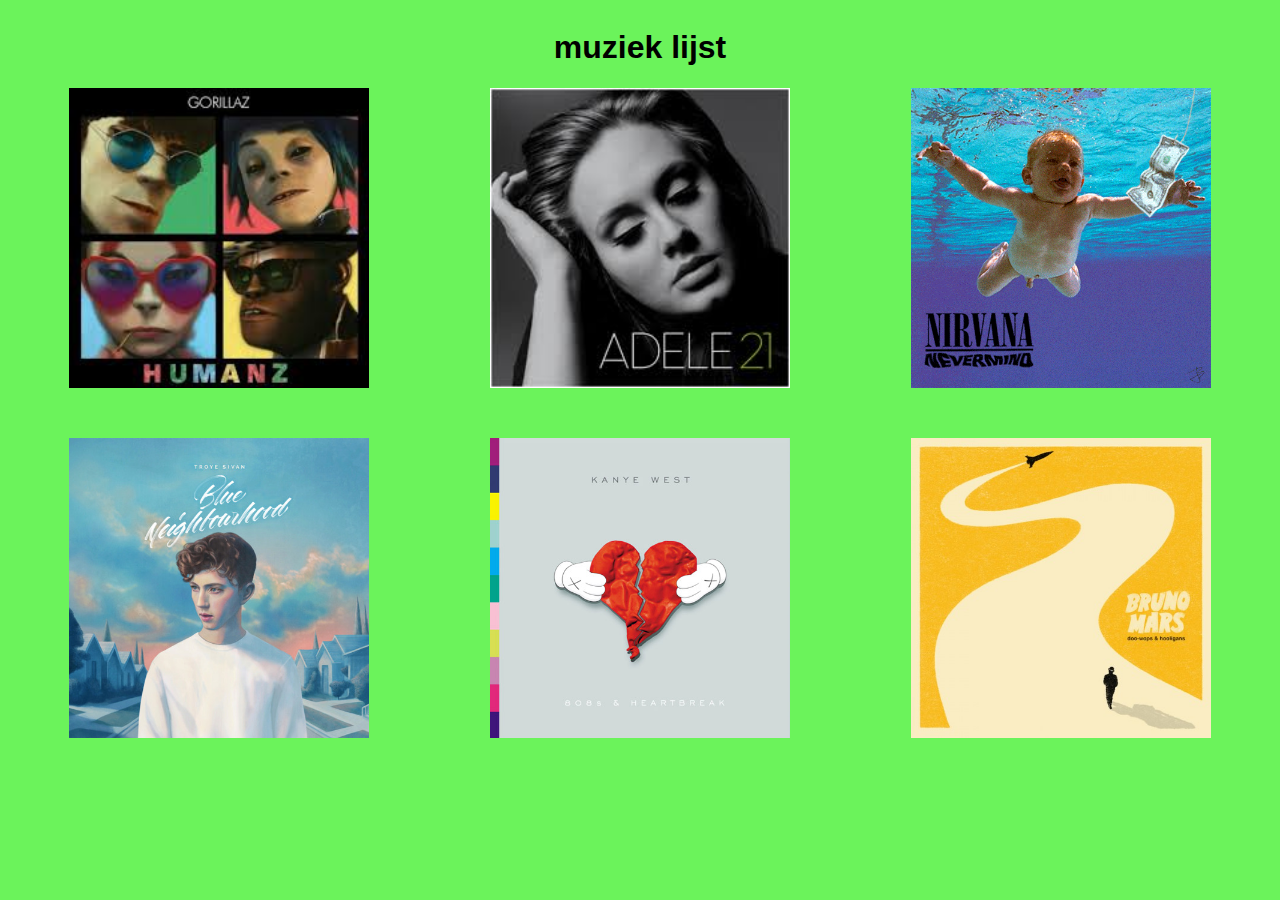
<file: Albumcovers/index.html>
<!DOCTYPE html>
<html>
  <head>
    <meta charset="utf-8">
    <title>Album covers</title>
    <meta name="viewport" content="width=device-width, initial-scale=1.0">
    <link rel="stylesheet" href="style.css">
  </head>
  <body>
    <h1 class="titel">muziek lijst</h1>
    <section class="cover">
      <img  class="coverAfb" src="humanz.jpg" alt="humanz">
      <article class="article">
        <h3>Gorillaz</h3>
        <h3>Humanz</h3>
        <ol>
          <li>Ascension</li>
          <li>Strobelite</li>
          <li>Saturnz Barz</li>
          <li>We Got the Power</li>
          <li>Andromeda</li>
          <li>Let Me Out</li>
          <li>The Apprentice</li>
          <li>Garage Palace</li>
        </ol>
      </article>
    </section>

    <section class="cover">
      <img class="coverAfb"src="adele.jpg" alt="adele21">
      <article class="article">
        <h3>Adele</h3>
        <h3>21</h3>
        <ol>
          <li>Rolling in the Deep</li>
          <li>Someone like You</li>
          <li>Set Fire to the Rain</li>
          <li>Rumour has It</li>
          <li>Turning Tables</li>
        </ol>
      </article>
    </section>

    <section class="cover">
      <img class="coverAfb" src="nirvana.gif" alt="nirvana">
      <article class="article">
        <h3>Nirvana</h3>
        <h3>Nevermind</h3>
        <ol>
          <li>Smells like Teen Spirit</li>
          <li>Come as You are</li>
          <li>Lithium</li>
          <li>In Bloom</li>
        </ol>
      </article>
    </section>

    <section class="cover">
      <img class="coverAfb"src="troye.jpg" alt="troye">
      <article class="article">
        <h3>Troye Sivan</h3>
        <h3>Blue Neighbourhood</h3>
        <ol>
          <li>Youth</li>
          <li>Talk Me Down</li>
          <li>Wild (Remix)</li>
          <li>Heaven</li>
        </ol>
      </article>
    </section>

    <section class="cover">
      <img class="coverAfb"src="kanye.jpg" alt="kanye west">
      <article class="article">
        <h3>Kanye West</h3>
        <h3>808s & Heartbreak</h3>
        <ol>
          <li>Love Lockdown</li>
          <li>Heartless</li>
          <li>Amazing</li>
          <li>Paranoid</li>
        </ol>
      </article>
    </section>

    <section class="cover">
      <img class="coverAfb"src="bruno.jpg" alt="bruno mars">
      <article class="article">
        <h3>Bruno Mars</h3>
        <h3>Doo-Wops & Hooligans</h3>
        <ol>
          <li>Just the Way You Are</li>
          <li>Grenade</li>
          <li>The Lazy Song</li>
          <li>Talking to the Moon</li>
          <li>Marry You</li>
          <li>Count On Me</li>
        </ol>
      </article>
    </section>
  </body>
</html>
</file>
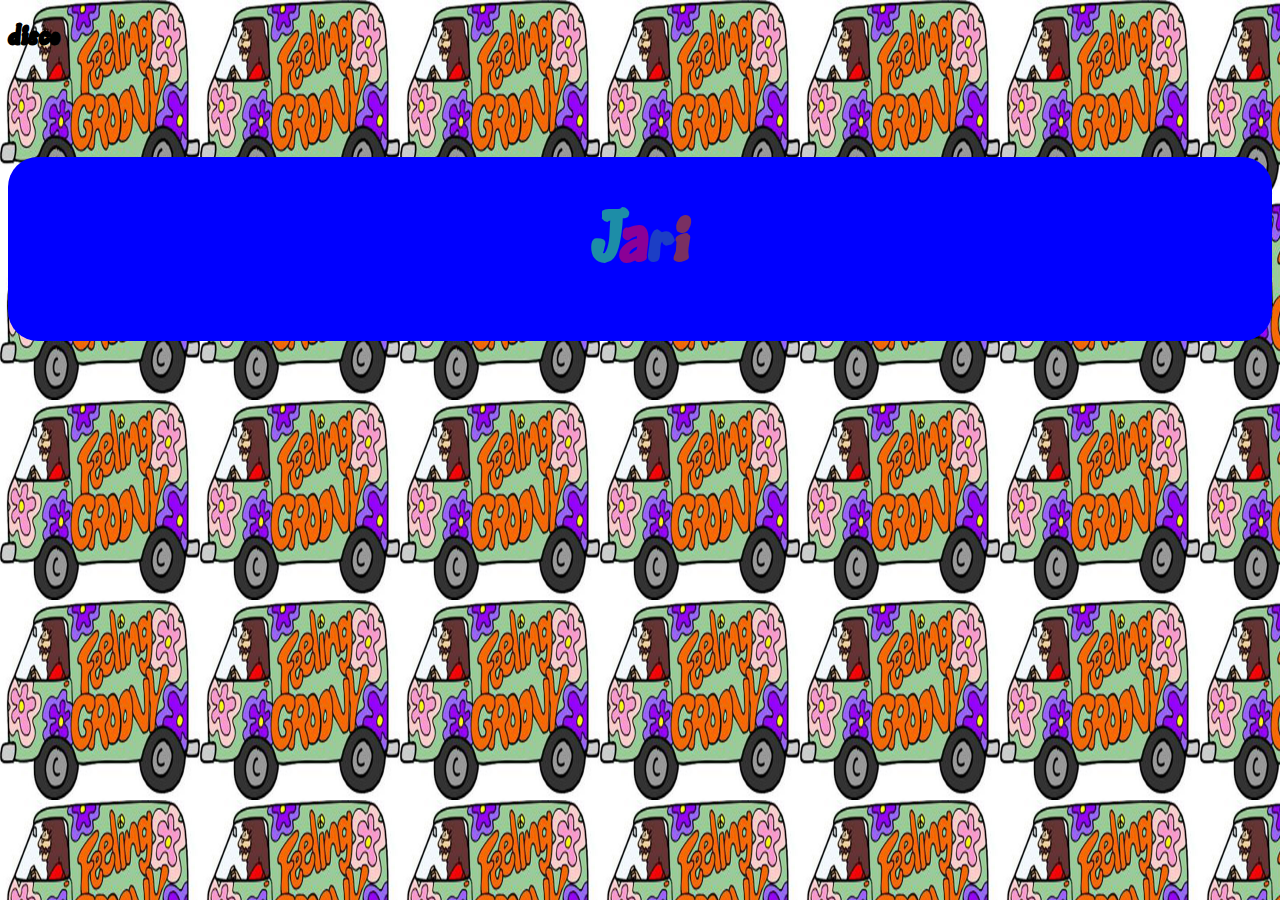
<file: Discoletters/index.html>
<!DOCTYPE html>
<html>
  <head>
    <meta charset="utf-8">
    <title>Opdracht9d</title>
    <meta name="viewport" content="width=device-width, initial-scale=1">
    <link rel="stylesheet" href="style.css">
    <script src="script.js"></script>
  </head>
  <body>
    <h1>disco</h1>
    <div id="myName"></div>
  </body>
</html>
</file>
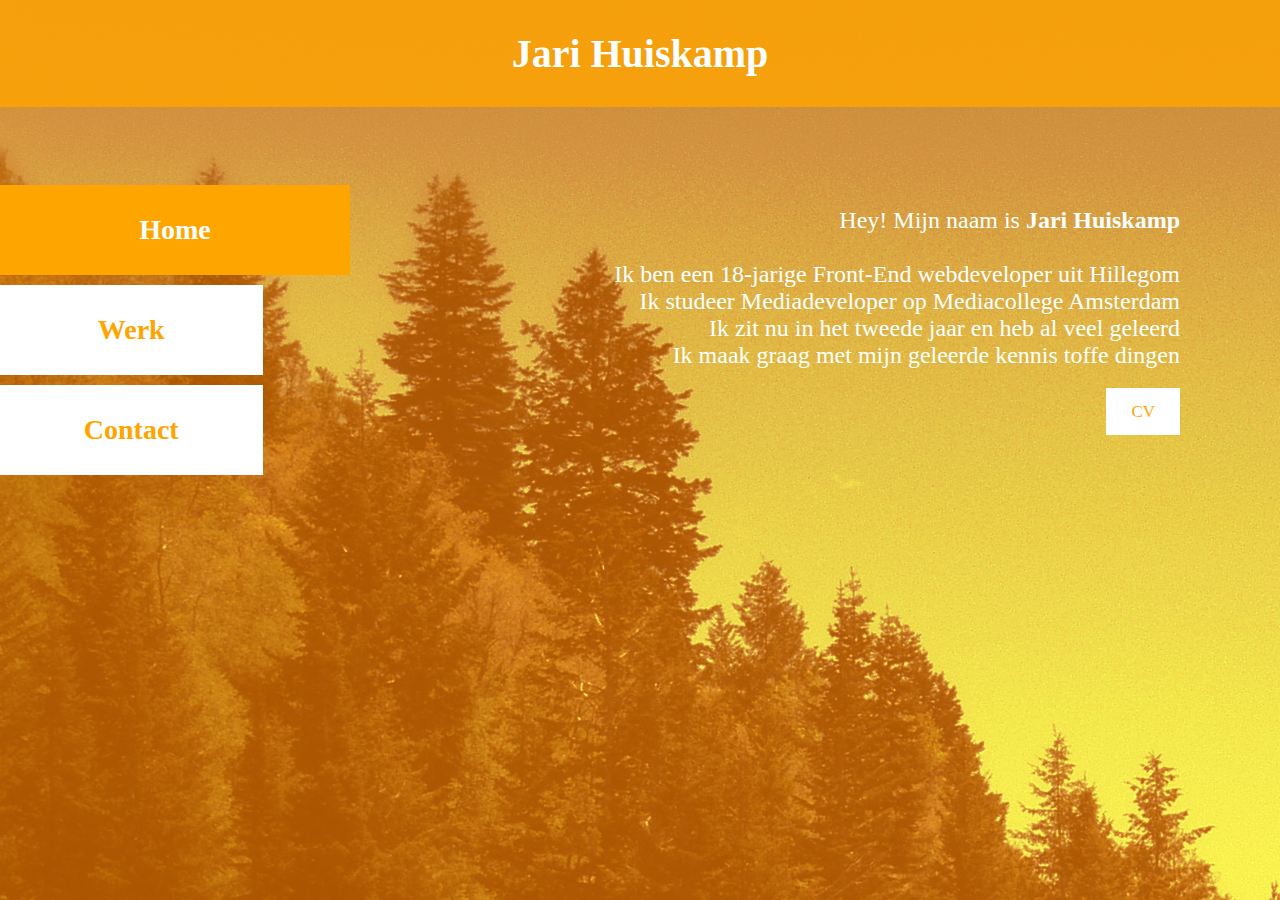
<file: portfolio/index.html>
<!DOCTYPE html>
<html lang="en" dir="ltr">
  <head>
    <meta charset="utf-8">
    <link rel="stylesheet" href="style.css">
    <title>Jari Huiskamp</title>
  </head>
  <body>

    <div class="nav">
      <a class="activeNav" href="#">Home</a>
      <a class="nonActiveNav" href="work.html">Werk</a>
      <a class="nonActiveNav" href="contact.html">Contact</a>
    </div>

    <h1 class="titleh1">Jari Huiskamp</h1>
    <div class="content">
      <p>Hey! Mijn naam is <b>Jari Huiskamp</b></p><br>
      <p>Ik ben een 18-jarige Front-End webdeveloper uit Hillegom</p>
      <p>Ik studeer Mediadeveloper op Mediacollege Amsterdam</p>
      <p>Ik zit nu in het tweede jaar en heb al veel geleerd</p>
      <p>Ik maak graag met mijn geleerde kennis toffe dingen</p>
      <br>
      <a class="contactLinkCV" href="  http://25123.hosts1.ma-cloud.nl/bewijzenmap/portfolio/cv/preview.html" target="_blank">CV</a>
    </div>

  </body>
</html>
</file>
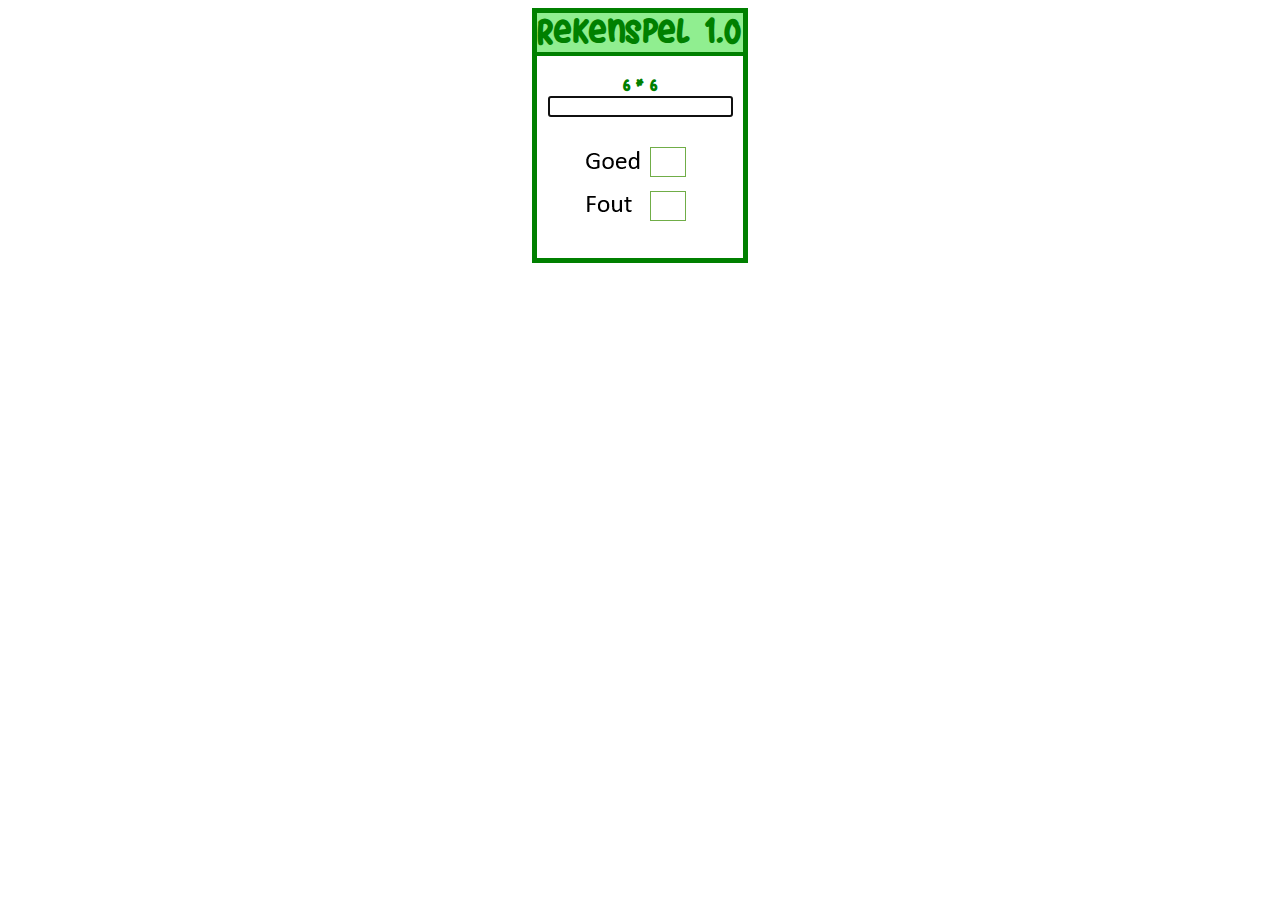
<file: Rekenspel/index.html>
<!DOCTYPE html>
<html>
  <head>
    <meta charset="utf-8">
    <title>Rekenspel 1.0</title>
    <link rel="stylesheet" href="style.css">
  </head>
  <body>
    <div id="wrapper">
      <div id="head">Rekenspel 1.0</div>
      <br>
      <div id="myAssignment">Hier komt de opgave</div>
        <input type="text" id="myAnswer" autofocus>
        <br>
        <img src="img/feedback.png" id="feedback">
    </div>
    <script src="script.js"></script>
  </body>
</html>
</file>
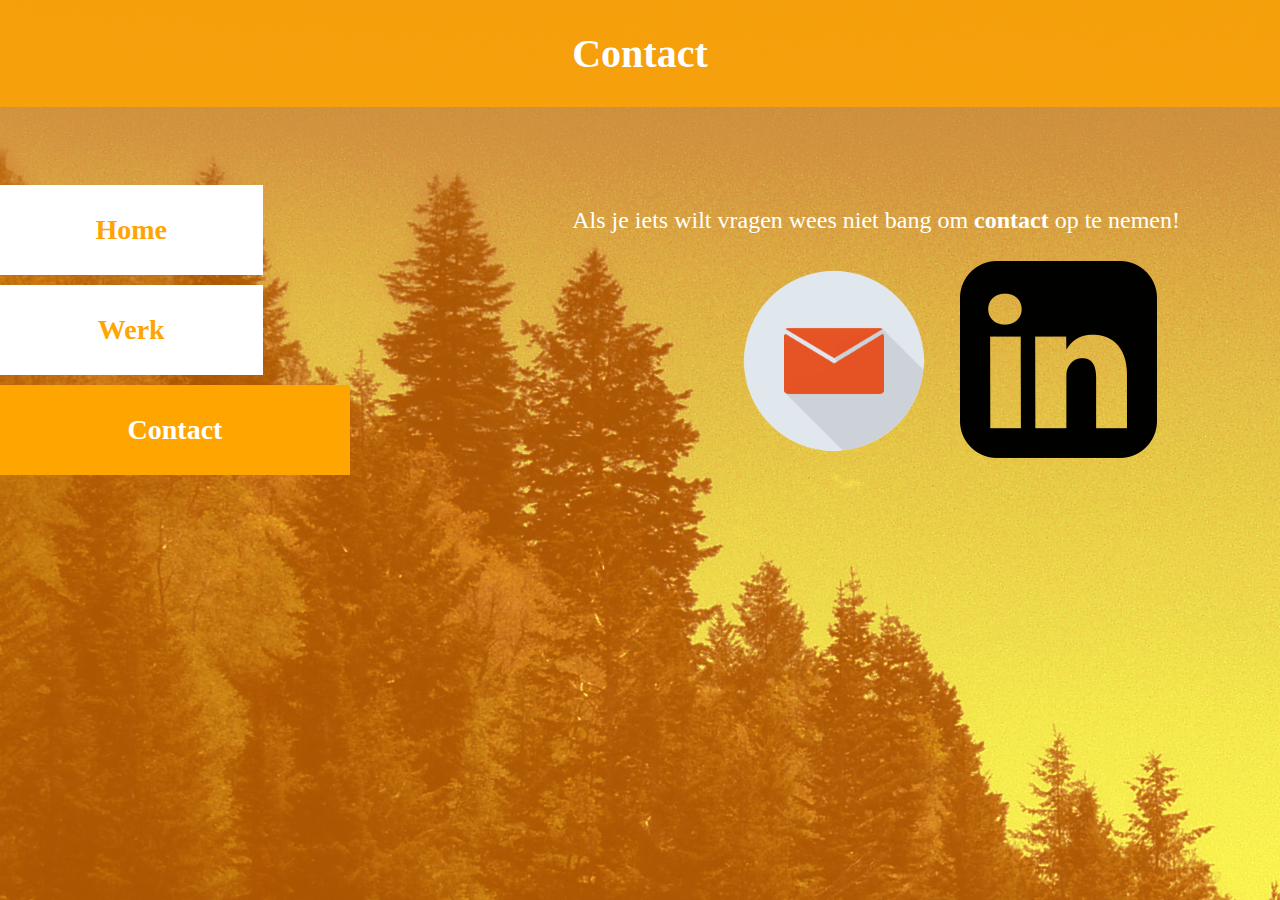
<file: portfolio/contact.html>
<!DOCTYPE html>
<html lang="en" dir="ltr">
  <head>
    <meta charset="utf-8">
    <link rel="stylesheet" href="style.css">
    <link rel="stylesheet" href="https://use.fontawesome.com/releases/v5.5.0/css/all.css" integrity="sha384-B4dIYHKNBt8Bc12p+WXckhzcICo0wtJAoU8YZTY5qE0Id1GSseTk6S+L3BlXeVIU" crossorigin="anonymous">
    <title>Contact</title>
  </head>
  <body>

    <div class="nav">
      <a class="nonActiveNav" href="index.html">Home</a>
      <a class="nonActiveNav" href="work.html">Werk</a>
      <a class="activeNav" href="#">Contact</a>
    </div>

    <h1 class="titleh1">Contact</h1>
    <div class="content">
      <p>Als je iets wilt vragen wees niet bang om <b>contact</b> op te nemen!</p>
      <br>
      <a href="mailto:jdahuiskamp@hotmail.com&subject=MAIL"> <img class="contactImg" src="images/mailicon.png" alt="mail"></a>
      <a href="https://www.linkedin.com/in/jari-huiskamp-1aa59b165/" target="_blank"> <img class="contactImg" src="images/linkedin.png" alt="linkedin"></a>
    </div>

  </body>
</html>
</file>
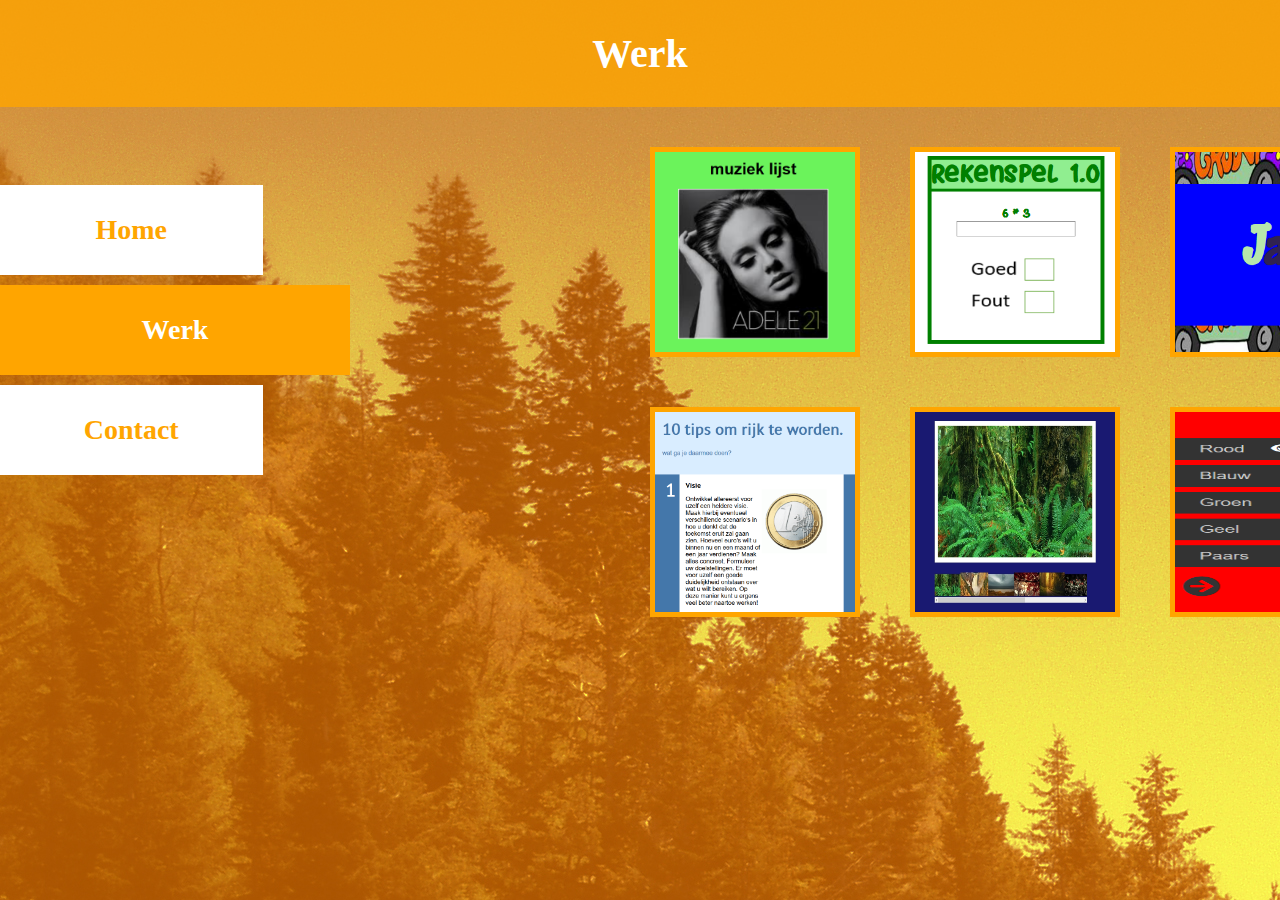
<file: portfolio/work.html>
<!DOCTYPE html>
<html lang="en" dir="ltr">
  <head>
    <meta charset="utf-8">
    <link rel="stylesheet" href="style.css">
    <title>Mijn werk</title>
  </head>
  <body>

    <div class="nav">
      <a class="nonActiveNav" href="index.html">Home</a>
      <a class="activeNav" href="#">Werk</a>
      <a class="nonActiveNav" href="contact.html">Contact</a>
    </div>

    <h1 class="titleh1">Werk</h1>
    <div class="contentWork">
      <div class="imageWork">
          <img src="images/albumcovers.png" alt="Album covers" class="mdImage">
          <img src="images/rekenspel.png" alt="Rekenspel" class="mdImage">
          <img src="images/disco.png" alt="Discoletters" class="mdImage">
          <img src="images/tips.png" alt="tipsmetgrid" class="mdImage">
          <img src="images/imgslide.jpg" alt="imageslide" class="mdImage">
          <img src="images/smoothscroll.png" alt="github" class="mdImage">
      </div>
    </div>

<div class="modal">
  <div id="modal__content">
    <div class="closeModal">&times;</div>
    <div class="modalContent">
      <h2>Album covers</h2>
      <h3>Gemaakt met: HTML en CSS</h3>
      <div class="ModalTekst">
        <p>Een webpagina waarop verschillende albumscovers staan, je kunt hierover heen scrollen
        voor een hover effect met animatie waarbij je nummers ziet die in het album zitten. Dit heb ik gemaakt op school in periode 2,1.</p>
        <a href="http://25123.hosts1.ma-cloud.nl/bewijzenmap/periode2.1/fro/bem/index.html" target="-_blank"><img src="images/linkIcon.png" alt="link icon"></a>
        <a href="https://github.com/jarihuiskamp/Portfolio" target="-_blank"><img src="images/githubIcon.png" alt="github icon"></a>
      </div>
    </div>
  </div>
</div>

<div class="modal">
  <div id="modal__content">
    <div class="closeModal">&times;</div>
    <div class="modalContent">
      <h2>Rekenspel</h2>
      <h3>Gemaakt met: HTML en CSS en JavaScript</h3>
      <div class="ModalTekst">
        <p>Ik heb voor school in periode 1.3 een opdracht gemaakt met Javascript waarbij
           er oneindig veel vragen komen en waarbij je kan zien en horen of je het goed of fout hebt.</p>
        <a href="http://25123.hosts.ma-cloud.nl/bewijzenmap/periode1.3/fro/opdracht2/index.html" target="-_blank"><img src="images/linkIcon.png" alt="link icon"></a>
        <a href="https://github.com/jarihuiskamp/Portfolio" target="-_blank"><img src="images/githubIcon.png" alt="github icon"></a>
      </div>
    </div>
  </div>
</div>

<div class="modal">
  <div id="modal__content">
    <div class="closeModal">&times;</div>
    <div class="modalContent">
      <h2>Discoletters</h2>
      <h3>Gemaakt met: HTML en CSS en JavaScript</h3>
      <div class="ModalTekst">
        <p>Ik heb voor school in periode 1.3 een opdracht gemaakt met Javascript waarbij
           er oneindig veel vragen komen en waarbij je kan zien en horen of je het goed of fout hebt.</p>
        <a href="http://25123.hosts.ma-cloud.nl/bewijzenmap/periode1.3/fro/opdracht2/index.html" target="-_blank"><img src="images/linkIcon.png" alt="link icon"></a>
        <a href="https://github.com/jarihuiskamp/Portfolio" target="-_blank"><img src="images/githubIcon.png" alt="github icon"></a>
      </div>
    </div>
  </div>
</div>

<div class="modal">
  <div id="modal__content">
    <div class="closeModal">&times;</div>
    <div class="modalContent">
      <h2>grid layout met 10 tips</h2>
      <h3>Gemaakt met: HTML en CSS</h3>
      <div class="ModalTekst">
        <p>Deze opdracht heb ik in periode 1.4 gemaakt voor school.
           Ik heb met deze opdracht meer leren werken met css grids en dit moeten toepassen in een website met 10 tips over een bepaald onderwerp.</p>
        <a href="http://25123.hosts1.ma-cloud.nl/bewijzenmap/portfolio/werkOpdrachten/10tips/index.html" target="-_blank"><img src="images/linkIcon.png" alt="link icon"></a>
        <a href="https://github.com/jarihuiskamp/Portfolio" target="-_blank"><img src="images/githubIcon.png" alt="github icon"></a>
      </div>
    </div>
  </div>
</div>

<div class="modal">
  <div id="modal__content">
    <div class="closeModal">&times;</div>
    <div class="modalContent">
      <h2>Image slide</h2>
      <h3>Gemaakt met: HTML en CSS en JavaScript</h3>
      <div class="ModalTekst">
        <p>ik het dit voor school in periode 1.2 gemaakt, hier kan je vanuit meerdere kleine fotos kiezen,
          en als je er op een klikt krijg je hem vergroot te zien erboven.</p>
        <a href="http://25123.hosts1.ma-cloud.nl/bewijzenmap/portfolio/werkOpdrachten/Imageslide/index.html" target="-_blank"><img src="images/linkIcon.png" alt="link icon"></a>
        <a href="https://github.com/jarihuiskamp/Portfolio" target="-_blank"><img src="images/githubIcon.png" alt="github icon"></a>
      </div>
    </div>
  </div>
</div>

<div class="modal">
  <div id="modal__content">
    <div class="closeModal">&times;</div>
    <div class="modalContent">
      <h2>smoothscrolling</h2>
      <h3>Gemaakt met: HTML en CSS en JavaScript</h3>
      <div class="ModalTekst">
        <p>Een schoolopdracht die gemaakt is in periode 2.1 voor front-end development,
          hierbij kan je door paginas scrollen doormiddal van knoppen of de pijltjestoetsen.</p>
        <a href="http://25123.hosts1.ma-cloud.nl/bewijzenmap/periode2.1/fro/smoothscrolling/index.html" target="-_blank"><img src="images/linkIcon.png" alt="link icon"></a>
        <a href="https://github.com/jarihuiskamp/Portfolio" target="-_blank"><img src="images/githubIcon.png" alt="github icon"></a>
      </div>
    </div>
  </div>
  </div>
</div>
<script src='script.js'></script>
  </body>
</html>
</file>
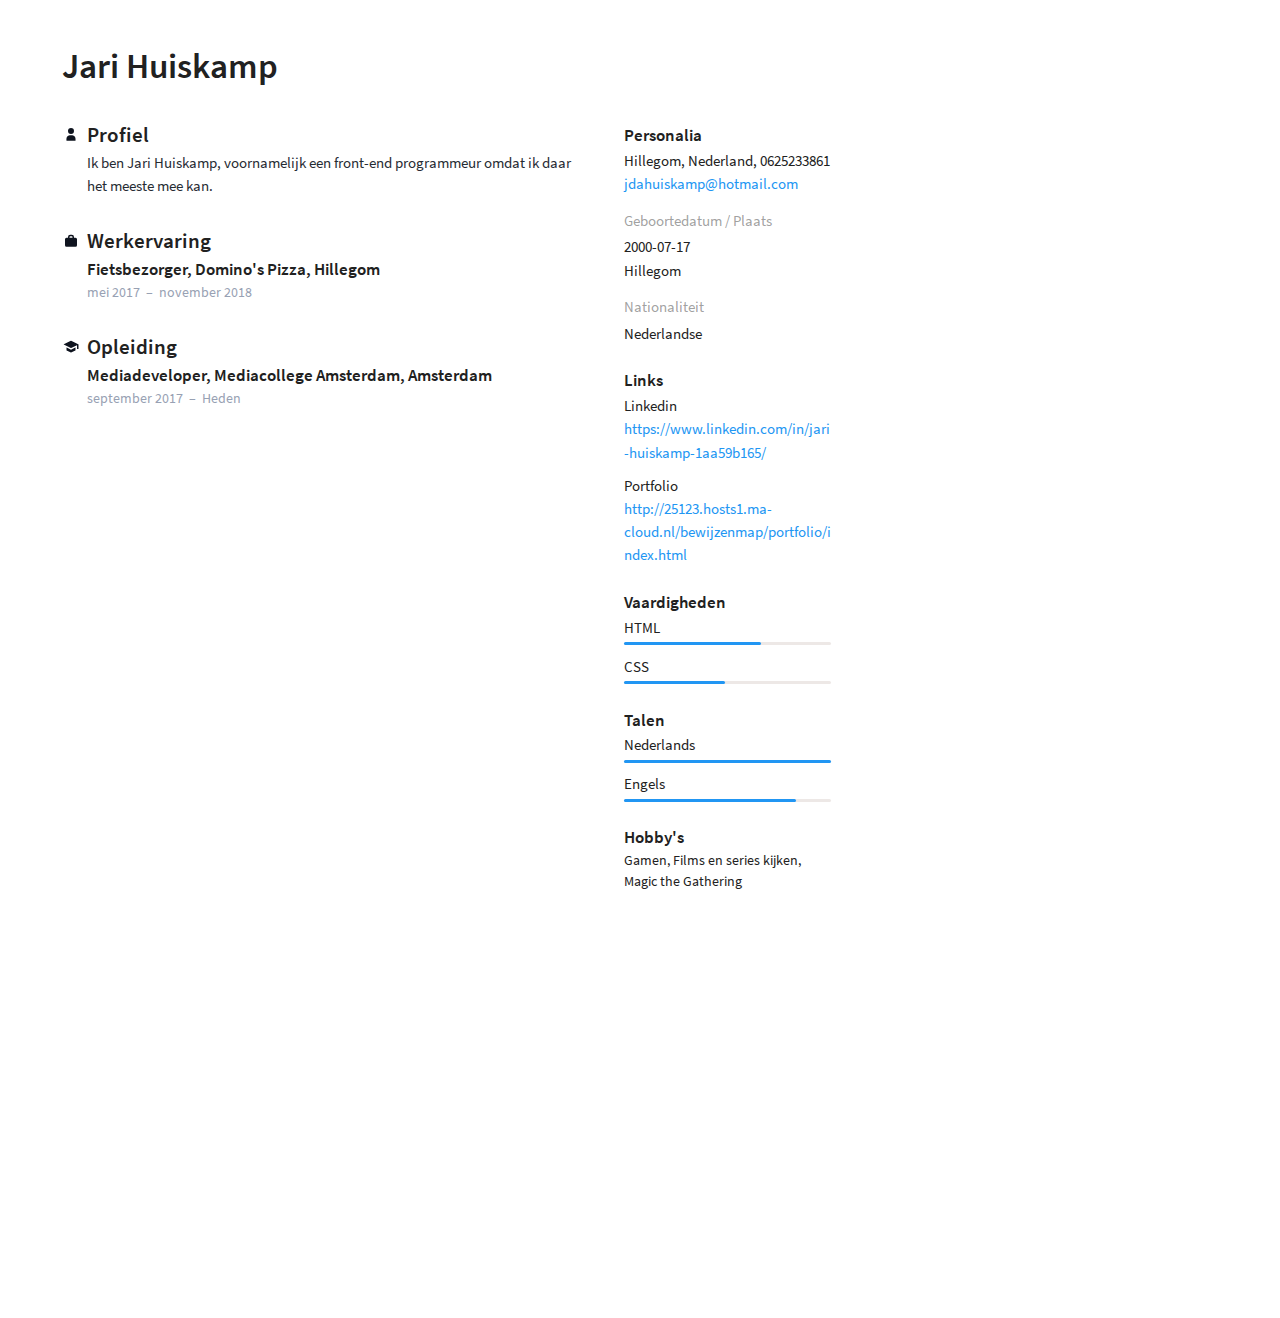
<file: portfolio/cv/preview.html>
<html><head>
<meta http-equiv="content-type" content="text/html; charset=UTF-8"><link rel="stylesheet" media="all" href="preview_files/stockholm-ecee61c5945be67b1c4c990efb4df2993829397330ff61e1af.css"><meta charset="utf-8"><meta content="noindex, nofollow" name="robots"><script src="preview_files/application-3fdbf33742026326f2c30d99df001150d4a31d14fbd7ee5cf.js"></script><style>a {  color: #2196F3;}.setting--primary-background {  background-color: #2196F3; }.setting--primary-text {  color: #2196F3; }</style></head><body class="body--preview" cz-shortcut-listen="true"><div class="preview-box"><div class="personal-container"><div class="personal"><div class="personal__info"><div class="personal__name">Jari Huiskamp</div></div></div></div><div class="container"><div class="main"><div class="section"><div class="section__title"><div class="section__icon section__icon--profile"></div>Profiel</div><div class="section__item"><div class="section__item-text"><div>Ik ben Jari Huiskamp, voornamelijk een front-end programmeur omdat ik daar het meeste mee kan.</div></div></div></div><div class="section"><div class="section__title"><div class="section__icon section__icon--work"></div>Werkervaring</div><div class="section__item" style="page-break-inside: avoid;"><div class="section__item-title">Fietsbezorger, Domino's Pizza, Hillegom</div><div class="section__item-subtitle">mei 2017&nbsp;&nbsp;–&nbsp;&nbsp;november 2018</div><div class="section__item-text"></div></div></div><div class="section"><div class="section__title"><div class="section__icon section__icon--education"></div>Opleiding</div><div class="section__item" style="page-break-inside: avoid;"><div class="section__item-title">Mediadeveloper, Mediacollege Amsterdam, Amsterdam</div><div class="section__item-subtitle">september 2017&nbsp;&nbsp;–&nbsp;&nbsp;Heden</div><div class="section__item-text"></div></div></div></div><div class="aside"><div class="aside__section"><div class="aside__title">Personalia</div><div class="aside__content"><div class="aside__paragraph"><div class="aside__text">Hillegom, Nederland, 0625233861</div><div class="aside__text aside__text--link setting--primary-text">jdahuiskamp@hotmail.com</div></div><div class="aside__paragraph"><div class="aside__label">Geboortedatum / Plaats</div><div class="aside__text">2000-07-17</div><div class="aside__text">Hillegom</div></div><div class="aside__paragraph"><div class="aside__label">Nationaliteit</div><div class="aside__text">Nederlandse</div></div></div></div><div class="aside__section"><div class="aside__title">Links</div><div class="aside__paragraph aside__paragraph--sm"><div class="aside__text">Linkedin</div><a class="aside__link setting--primary-text" href="https://www.linkedin.com/in/jari-huiskamp-1aa59b165/" target="_blank">https://www.linkedin.com/in/jari-huiskamp-1aa59b165/</a></div><div class="aside__paragraph aside__paragraph--sm"><div class="aside__text">Portfolio</div><a class="aside__link setting--primary-text" href="http://25123.hosts1.ma-cloud.nl/bewijzenmap/portfolio/index.html" target="_blank">http://25123.hosts1.ma-cloud.nl/bewijzenmap/portfolio/index.html</a></div></div><div class="aside__section"><div class="aside__title">Vaardigheden</div><div class="aside__content"><div class="aside__paragraph aside__paragraph--sm"><div class="aside__text">HTML</div><div class="progress"><div class="progress__inner setting--primary-background" style="width: 66%;"></div></div></div><div class="aside__paragraph aside__paragraph--sm"><div class="aside__text">CSS</div><div class="progress"><div class="progress__inner setting--primary-background" style="width: 49%;"></div></div></div></div></div><div class="aside__section"><div class="aside__title">Talen</div><div class="aside__content"><div class="aside__paragraph aside__paragraph--sm"><div class="aside__text">Nederlands</div><div class="progress"><div class="progress__inner setting--primary-background" style="width: 100%;"></div></div></div><div class="aside__paragraph aside__paragraph--sm"><div class="aside__text">Engels</div><div class="progress"><div class="progress__inner setting--primary-background" style="width: 83%;"></div></div></div></div></div><div class="aside__section"><div class="aside__title">Hobby's</div><div class="aside__content"><div class="aside__text">Gamen, Films en series kijken, Magic the Gathering</div></div></div></div></div></div></body></html>
</file>
<file: Albumcovers/style.css>
body {
  font-family: sans-serif;
  background-color: #6bf35b;
}

.titel {
  text-align: center;
}

.cover{
    width: 300px;
    height: 300px;
    overflow: hidden;
    margin-bottom: 50px;
}
.cover img{
    display: block;
}

.cover article{

    background-color: rgba(255,255,255,0.5);
    padding: 10px;
    width: 300px;
    height: 300px;
    box-sizing: border-box;
    transition: transform 0.5s cubic-bezier(.56,1.27,1,.91);
}

img{
    width: 300px;
}

.cover:hover article{
    transform: translateY(-300px);

}


.cover article {
  background-color: rgba(255, 255, 255, 0.7);
  padding: 1.5em ;
  box-sizing: border-box;
  width: 500px;
  height: 500px;
  transition: transform 1s;
}

/* 2 koloms layout */
@media screen and (min-width: 800px) {
  body {
    display: grid;
    grid-template-columns: 1fr 1fr;
  }
  h1 {
    grid-column: 1/3;
  }
  .cover {
    justify-self: center;
  }
}



/* 3 koloms layout */
@media screen and (min-width: 1200px) {
  body {
    grid-template-columns: 1fr 1fr 1fr;
  }
  h1 {
    grid-column: 1/4;
  }
}
</file>
<file: Discoletters/style.css>
@font-face {
  font-family: myDino;
  src: url(fonts/GLOO-GUN.TTF);
}

body {
background-image: url("images/yeet.jpeg");
background-size: 200px 200px;
font-family: myDino;
}

#myName {
  font-size: 75px;
  text-align: center;
  display: block;
  background-color: blue;
  width: auto;
  height: auto;
  margin-left: auto;
  margin-right: auto;
  margin-top: 100px;
  padding: 50px;
  border-radius: 30px;
}
</file>
<file: portfolio/style.css>
* {
  margin: 0;
  padding: 0;
}

body {
  background-image: url("images/background.jpg");
}

.nav {
  width: 350px;
  height: auto;
  position: absolute;
  top: 20%
}

.nav a {
  text-decoration: none;
  font-size: 28px;
  font-family: verdana;
  font-weight: bold;
  height: 90px;
  margin: 5px 0;
  display: inline-block;
  float: left;
  background-color: white;
  color: orange;
  text-align: center;
  line-height: 90px;
}

a.activeNav {
  background-color: orange;
  color: white;
  width: 100%;
}

.nav a:hover:not(.activeNav) {
  background-color: orange;
  color: white;
  width: 90%;
}

a.nonActiveNav {
  width: 75%;
}

.titleh1 {
  text-align: center;
  color: white;
  font-size: 40px;
  font-family: verdana;
  padding-top: 30px;
  padding-bottom: 30px;
  background-color: rgba(255, 165, 0, 0.8);
}

.content {
  text-align: right;
  color: white;
  font-family: verdana;
  padding-top: 100px;
  padding-right: 100px;
  font-size: 1.5em;
}

.contactLink {
  text-decoration: none;
  color: white;
  transition: all ease 0.5s;
  transform: scale(1);
}

.contactLink:hover {
  font-size: 1.2em;
  transform: scale(1.2);
}

.contactLinkCV {
  background-color: white;
  color: orange;
  text-align: center;
  padding: 14px 25px;
  text-decoration: none;
  font-size: 17px;
}

.contactLinkCV:hover {
  background-color: orange;
  color: white;
  text-align: center;
  padding: 14px 25px;
  text-decoration: none;
  font-size: 17px;
}

.contentWork {
  /* position: absolute; */
  top: 10px;
  padding-left: 650px;
  margin-top: 40px;
}

/* .contentWork .imageWork {
  width: 23%;
  margin: 2%;
  float: left;
} */

.imageWork {
  display: grid;
  grid-template-columns: auto auto auto;
  grid-gap: 50px;
}

.imageWork img {
  width: 200px;
  height: 200px;
  transition: all ease 0.5s;
  transform: scale(1);
  border: 5px solid orange;
}

.imageWork img:hover {
  transform: scale(1.2);
}
.modal {
  display: none;
  position: fixed;
  top: 0;
  left: 0;
  width: 100vw;
  height: 100vh;
  background-color: rgba(0, 0, 0, 0.7);
  z-index: 5;
}

#modal__content {
  width: 800px;
  height: 500px;
  background: #fff;
  margin-left: calc(50vw - 400px);
  margin-top: calc(50vh - 250px);
  position: relative;
  border-radius: 10px;
}

.closeModal {
  position: absolute;
  font-size: 45px;
  width: 50px;
  height: 50px;
  border-radius: 50%;
  background-color: #fff;
  text-align: center;
  right: -15px;
  top: -15px;
  transition: 0.3s color;
  color: orange;
}

.closeModal:hover {
  color: rgb(136, 136, 136)
}

.modalContent {
  font-family: sans-serif;
  color: orange;
  text-align: center;
  padding-top: 20px;
}

.modalContent h2 {
  padding-bottom: 20px;
}

.ModalTekst {
  padding-top: 20px;
  padding-left: 110px;
  width: 600px;
}

.ModalTekst img {
  height: 200px;
  width: 200px;
  padding-top: 25px;
  padding-right: 25px;
}

.contactImg {
  height: 200px;
  width: 200px;
  margin-right: 20px;
  transition: all ease 0.5s;
  transform: scale(1);
}

.contactImg:hover {
  transform: scale(1.2);
}
</file>
<file: Rekenspel/style.css>
body {
  text-align: center;
  font-family: myFont;
}

#wrapper {
  border-style: solid;
  border-color: green;
  border-width: thick;
  display: inline-block;
}

#head {
  font-size: 2em;
  color: green;
  border-bottom: 4px solid green;
  background-color: lightgreen;
}

#myAssignment, #myAnswer {
  color: green;
}

@font-face {
  font-family: myFont;
  src: url(img/pingwing.ttf);
}
</file>
